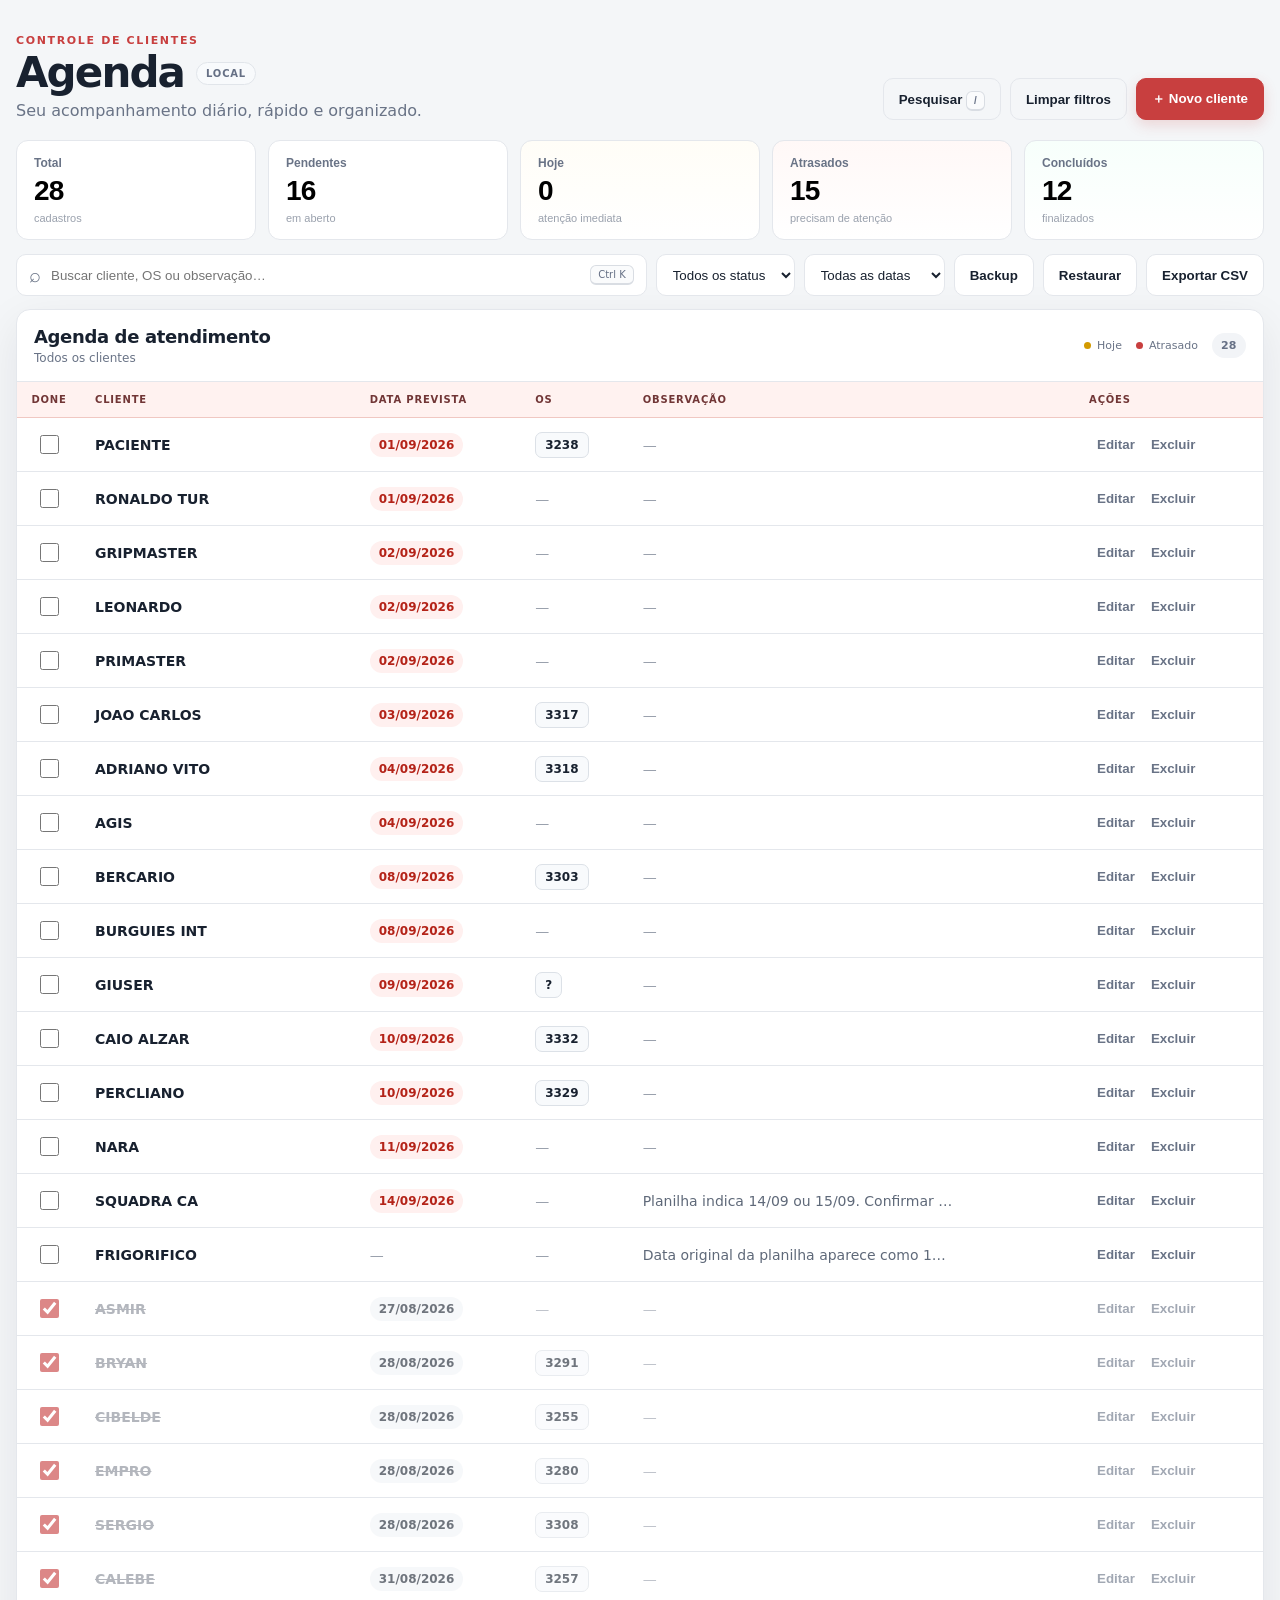
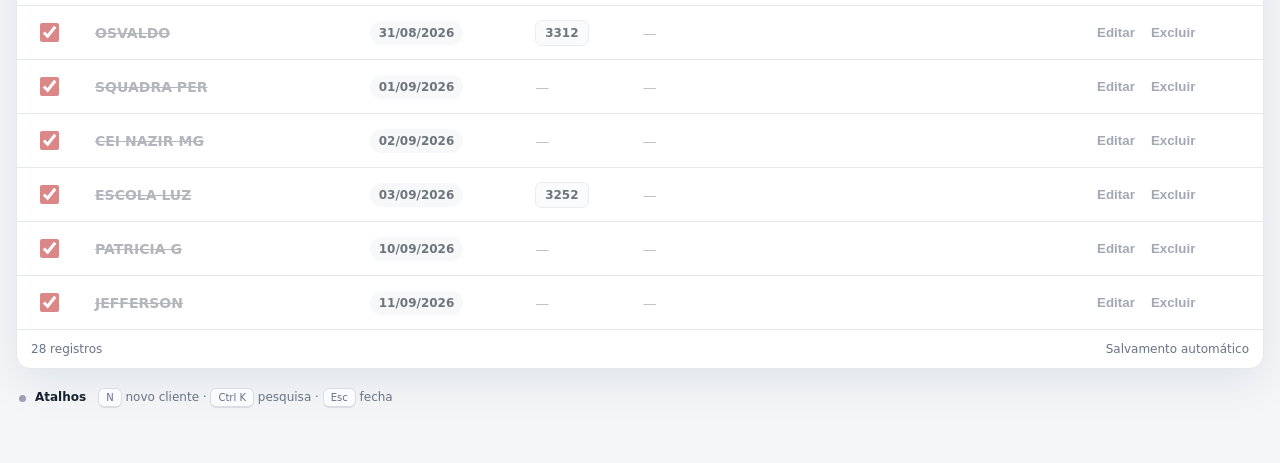
<file: index.html>
<!doctype html>
<html lang="pt-BR"><head><meta charset="utf-8"><meta name="viewport" content="width=device-width,initial-scale=1"><meta http-equiv="refresh" content="0; url=controle-de-clientes-final/index.html"><title>Agenda • Controle de Clientes</title></head><body><p>Abrindo a agenda…</p><script>location.replace('controle-de-clientes-final/index.html');</script></body></html>
</file>
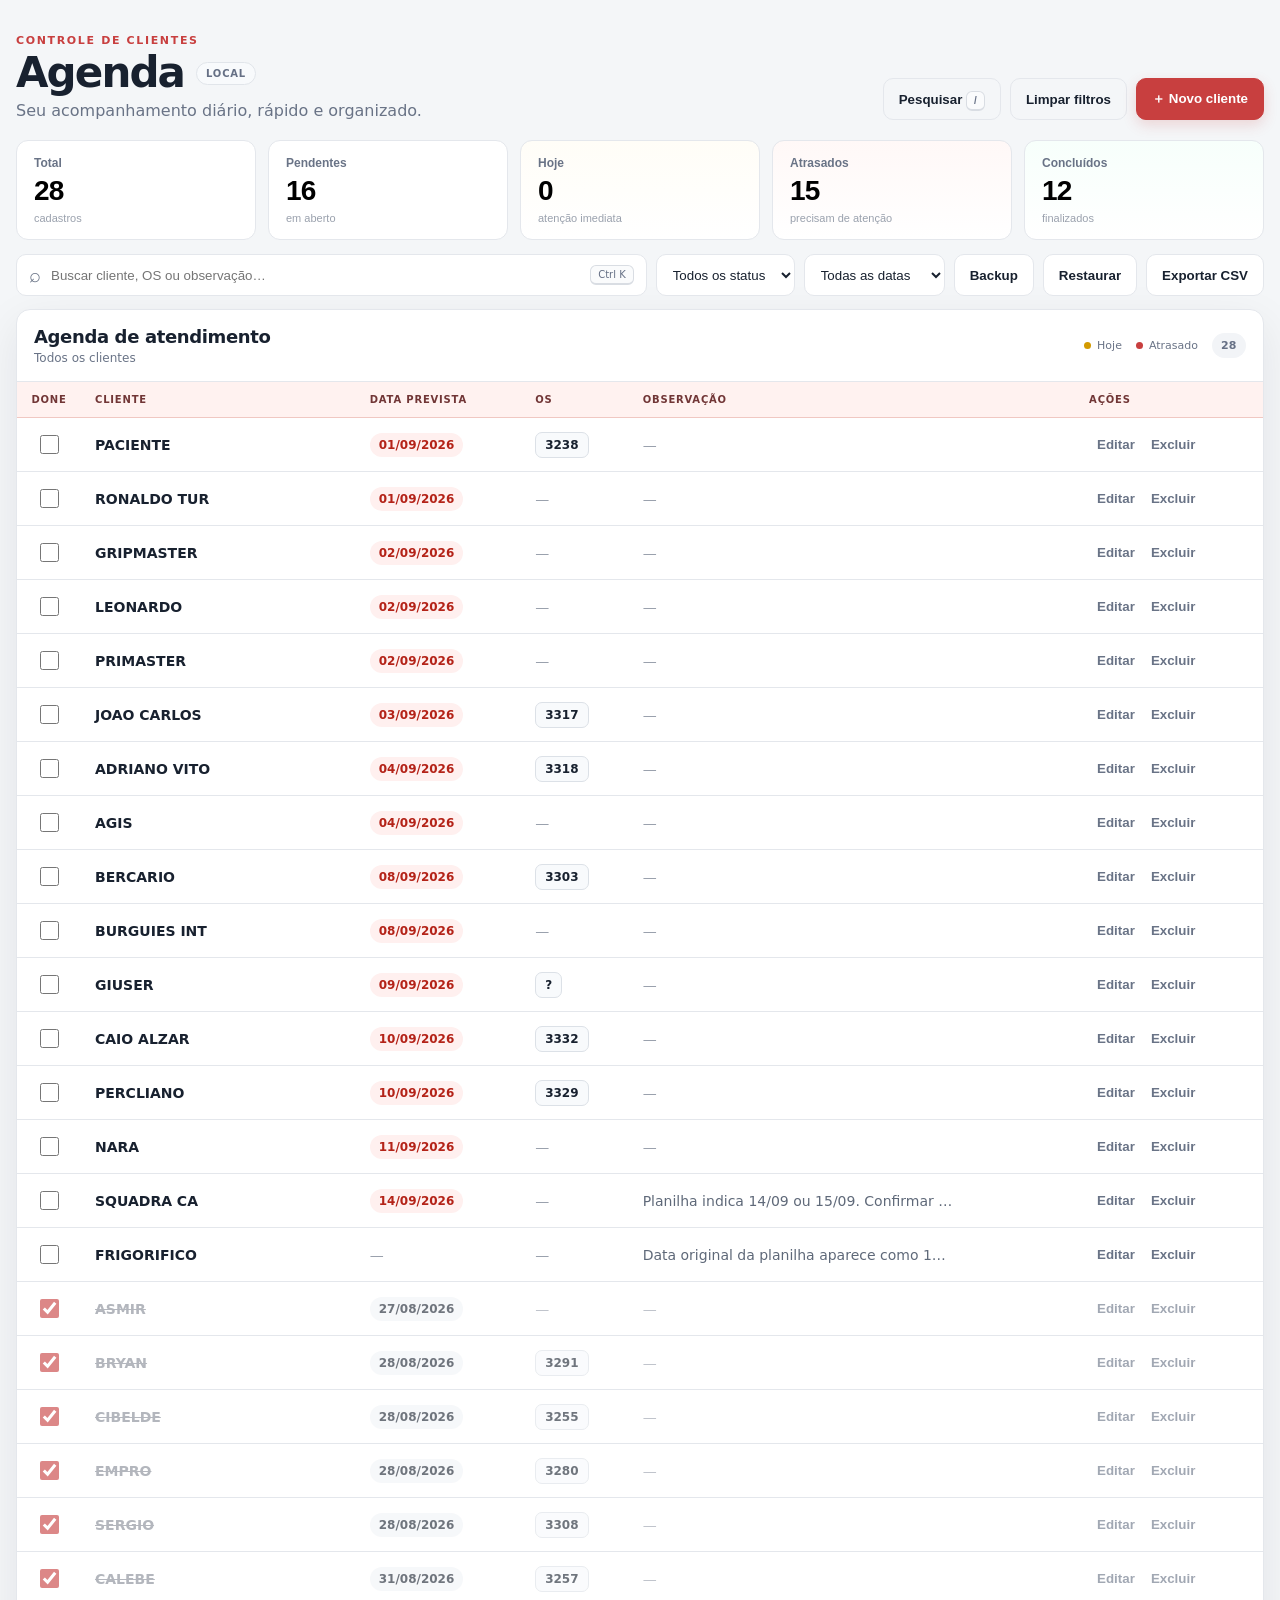
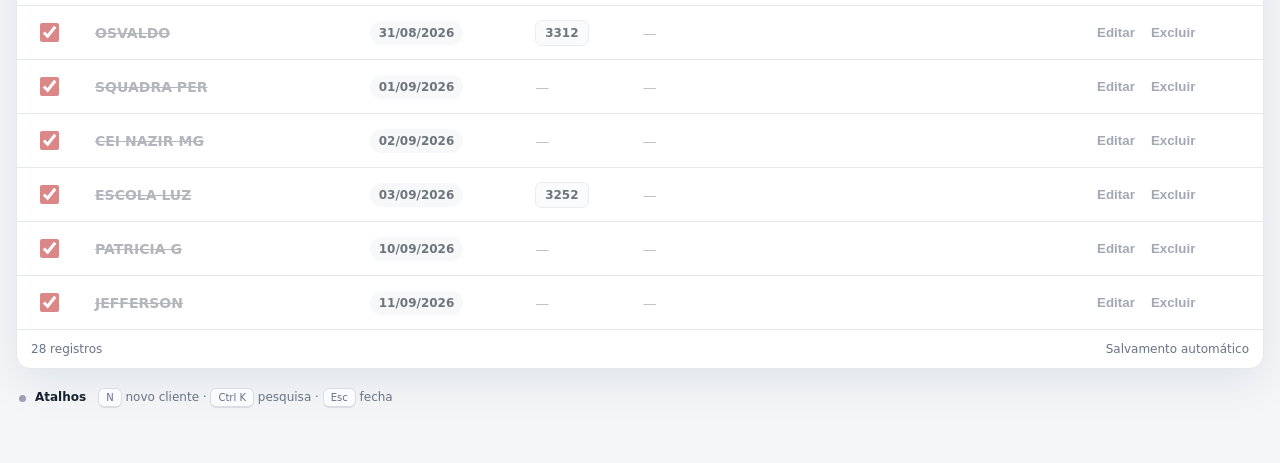
<file: controle-de-clientes-final/index.html>
<!doctype html>
<html lang="pt-BR">
<head>
  <meta charset="utf-8">
  <meta name="viewport" content="width=device-width, initial-scale=1">
  <meta name="description" content="Agenda profissional de clientes e ordens de serviço">
  <meta name="theme-color" content="#c83f3f">
  <title>Agenda | Controle de Clientes</title>
  <link rel="icon" href="assets/favicon.svg">
  <link rel="stylesheet" href="style.css">
</head>
<body>
<div class="app-shell">
  <header class="topbar">
    <div>
      <div class="eyebrow">CONTROLE DE CLIENTES</div>
      <div class="brand-row"><h1>Agenda</h1><span id="modeBadge" class="mode-badge local">LOCAL</span></div>
      <p class="subtitle">Seu acompanhamento diário, rápido e organizado.</p>
    </div>
    <div class="top-actions">
      <button class="btn ghost" id="focusSearchBtn" type="button">Pesquisar <kbd>/</kbd></button>
      <button class="btn ghost" id="clearFilters" type="button">Limpar filtros</button>
      <button class="btn primary" id="newBtn" type="button">＋ Novo cliente</button>
    </div>
  </header>

  <section class="hero-stats" aria-label="Resumo da agenda">
    <button class="stat" data-stat="all" type="button"><span>Total</span><strong id="sTotal">0</strong><small>cadastros</small></button>
    <button class="stat" data-stat="pending" type="button"><span>Pendentes</span><strong id="sPending">0</strong><small>em aberto</small></button>
    <button class="stat attention" data-stat="today" type="button"><span>Hoje</span><strong id="sToday">0</strong><small>atenção imediata</small></button>
    <button class="stat danger" data-stat="overdue" type="button"><span>Atrasados</span><strong id="sOverdue">0</strong><small>precisam de atenção</small></button>
    <button class="stat success" data-stat="done" type="button"><span>Concluídos</span><strong id="sDone">0</strong><small>finalizados</small></button>
  </section>

  <section class="toolbar" aria-label="Filtros e ferramentas">
    <label class="searchbox"><span>⌕</span><input id="search" type="search" autocomplete="off" placeholder="Buscar cliente, OS ou observação…"><kbd>Ctrl K</kbd></label>
    <select id="status" aria-label="Filtrar status"><option value="all">Todos os status</option><option value="pending">Pendentes</option><option value="done">Concluídos</option></select>
    <select id="period" aria-label="Filtrar período"><option value="all">Todas as datas</option><option value="today">Hoje</option><option value="week">Próximos 7 dias</option><option value="overdue">Atrasados</option><option value="nodate">Sem data</option></select>
    <button class="btn" id="backupBtn" type="button">Backup</button>
    <button class="btn" id="restoreBtn" type="button">Restaurar</button>
    <button class="btn" id="exportBtn" type="button">Exportar CSV</button>
    <input id="restoreInput" type="file" accept="application/json,.json" hidden>
  </section>

  <section class="agenda-card">
    <div class="card-head">
      <div><h2>Agenda de atendimento</h2><p id="context">Todos os clientes</p></div>
      <div class="legend"><span><i class="dot todaydot"></i>Hoje</span><span><i class="dot overduedot"></i>Atrasado</span><span class="result-pill" id="resultCount">0</span></div>
    </div>
    <div class="table-scroll">
      <table>
        <thead><tr><th class="donecol">DONE</th><th>CLIENTE</th><th>DATA PREVISTA</th><th>OS</th><th>OBSERVAÇÃO</th><th class="actions-col">AÇÕES</th></tr></thead>
        <tbody id="tbody"></tbody>
      </table>
    </div>
    <div id="empty" class="empty" hidden>
      <div class="empty-icon">⌕</div><h2>Nenhum cliente encontrado</h2><p>Não há registros para os filtros atuais.</p><button class="btn primary" id="emptyNew" type="button">＋ Novo cliente</button>
    </div>
    <footer><span id="count">0 registros</span><span>Salvamento automático</span></footer>
  </section>

  <div class="info-strip"><span class="info-dot"></span><div><strong>Atalhos</strong><span><kbd>N</kbd> novo cliente · <kbd>Ctrl K</kbd> pesquisa · <kbd>Esc</kbd> fecha</span></div></div>
</div>

<dialog id="dialog">
  <form id="form" class="modal">
    <div class="modal-head"><div><div class="eyebrow">CADASTRO</div><h2 id="modalTitle">Novo cliente</h2><p>Preencha somente o que você já tiver.</p></div><button type="button" class="icon-btn" id="closeBtn" aria-label="Fechar">×</button></div>
    <input id="editId" type="hidden">
    <label>Nome do cliente <b>*</b><input id="name" maxlength="160" required autocomplete="off" placeholder="Ex.: João Carlos"></label>
    <div class="grid2"><label>Data prevista<input id="date" type="date"></label><label>Ordem de Serviço (OS)<input id="os" maxlength="80" placeholder="Ex.: 3321"></label></div>
    <label>Observação<textarea id="notes" maxlength="500" rows="4" placeholder="Opcional"></textarea></label>
    <label class="checkline"><input id="done" type="checkbox"><span><strong>Concluído</strong><small>Marque quando o atendimento estiver finalizado.</small></span></label>
    <div class="actions"><button type="button" class="btn" id="cancelBtn">Cancelar</button><button class="btn primary" type="submit">Salvar cadastro</button></div>
  </form>
</dialog>
<div id="toast" class="toast" role="status" aria-live="polite"></div>
<script src="dados-iniciais.js"></script>
<script src="app.js"></script>
</body>
</html>
</file>
<file: controle-de-clientes-final/style.css>
:root{--bg:#f4f6f8;--surface:#fff;--ink:#18212f;--muted:#697386;--line:#e4e7ec;--accent:#c83f3f;--accent-dark:#aa3030;--soft:#fff2f0;--warning:#956c00;--warning-bg:#fff5d8;--danger:#b42318;--danger-bg:#fff0ef;--success:#087443;--success-bg:#ecfdf3;--shadow:0 14px 45px rgba(16,24,40,.08)}*{box-sizing:border-box}html{font-family:Inter,ui-sans-serif,system-ui,-apple-system,"Segoe UI",sans-serif;background:var(--bg);color:var(--ink);scroll-behavior:smooth}body{margin:0}.app-shell{width:min(1380px,calc(100% - 32px));margin:auto;padding:34px 0 50px}.topbar{display:flex;justify-content:space-between;align-items:flex-end;gap:24px;margin-bottom:20px}.brand-row{display:flex;align-items:center;gap:12px}.eyebrow{font-size:11px;letter-spacing:.15em;font-weight:850;color:var(--accent);margin-bottom:5px}.topbar h1{font-size:42px;line-height:1;margin:0;letter-spacing:-.045em}.subtitle{margin:7px 0 0;color:var(--muted);max-width:690px}.mode-badge{display:inline-flex;align-items:center;border-radius:999px;padding:5px 9px;font-size:10px;letter-spacing:.08em;font-weight:850;background:#f2f4f7;color:#667085;border:1px solid #e1e5ea}.mode-badge.server{background:var(--success-bg);color:var(--success);border-color:#bbefcf}.mode-badge.local{background:#f8fafc}.top-actions{display:flex;gap:9px;align-items:center}.btn{border:1px solid var(--line);background:#fff;color:var(--ink);border-radius:10px;padding:10px 15px;min-height:42px;font-weight:760;cursor:pointer;transition:transform .15s ease,border-color .15s ease,background .15s ease}.btn:hover{border-color:#c7ccd4;transform:translateY(-1px)}.btn.primary{color:#fff;background:var(--accent);border-color:var(--accent);box-shadow:0 5px 14px rgba(200,63,63,.18)}.btn.primary:hover{background:var(--accent-dark)}.btn.ghost{background:transparent}.stats,.hero-stats{display:grid;grid-template-columns:repeat(5,1fr);gap:12px;margin-bottom:14px}.stat,.stat-card{appearance:none;width:100%;border:1px solid var(--line);background:var(--surface);border-radius:12px;text-align:left;padding:15px 17px;cursor:pointer;transition:.15s ease}.stat:hover,.stat.active{border-color:#e6b2ab;box-shadow:0 0 0 3px rgba(200,63,63,.07);transform:translateY(-1px)}.stat.attention{background:linear-gradient(180deg,#fffdf7,#fff)}.stat.danger{background:linear-gradient(180deg,#fff8f7,#fff)}.stat.success{background:linear-gradient(180deg,#f7fffb,#fff)}.stat span{display:block;color:var(--muted);font-size:12px;font-weight:680;margin-bottom:7px}.stat strong{display:block;font-size:28px;line-height:1;letter-spacing:-.03em}.stat small{display:block;color:#9aa1ad;margin-top:7px;font-size:11px}.toolbar{display:flex;gap:9px;align-items:center;flex-wrap:wrap;margin-bottom:13px}.searchbox,.search{height:42px;display:flex;align-items:center;gap:8px;background:#fff;border:1px solid var(--line);border-radius:10px;padding:0 12px;flex:1;min-width:270px}.searchbox span,.search span{font-size:20px;color:var(--muted)}.searchbox input,.search input{border:0;outline:0;width:100%;background:transparent}.searchbox:focus-within{border-color:#e0a09a;box-shadow:0 0 0 3px rgba(200,63,63,.07)}kbd{padding:3px 7px;border:1px solid #d9dde3;border-bottom-width:2px;border-radius:6px;background:#fafbfc;color:#667085;font-size:10px;font-family:inherit;white-space:nowrap}.toolbar select{height:42px;border:1px solid var(--line);border-radius:10px;background:#fff;padding:0 12px;color:var(--ink);outline:0}.agenda-card,.card{background:#fff;border:1px solid var(--line);border-radius:14px;overflow:hidden;box-shadow:var(--shadow)}.card-head,.table-header{display:flex;justify-content:space-between;align-items:center;gap:15px;padding:16px 17px;border-bottom:1px solid var(--line)}.card-head h2,.table-header h2{margin:0;font-size:18px;letter-spacing:-.02em}.card-head p,.table-header p{margin:4px 0 0;color:var(--muted);font-size:12px}.legend{display:flex;gap:14px;color:var(--muted);font-size:11px}.legend span{display:flex;align-items:center;gap:6px}.dot{width:7px;height:7px;border-radius:99px;display:inline-block}.todaydot{background:#d39a00}.overduedot{background:#c83f3f}.result-pill{min-width:34px;text-align:center;border-radius:99px;background:#f2f4f7;padding:6px 9px;font-size:11px;font-weight:800;color:#667085}.table-scroll,.tablewrap{overflow:auto}table{width:100%;border-collapse:collapse;min-width:930px}thead th{background:var(--soft);color:#713636;font-size:10px;letter-spacing:.08em;text-align:left;padding:12px 14px;border-bottom:1px solid #f0c8c2;white-space:nowrap}tbody td{padding:12px 14px;border-bottom:1px solid var(--line);font-size:14px;vertical-align:middle}tbody tr:last-child td{border-bottom:0}tbody tr:hover{background:#fcfcfd}.donecol,.done-col,.check-col{width:64px;text-align:center}.rowdone{width:19px;height:19px;accent-color:var(--accent);cursor:pointer}.client-cell{display:flex;align-items:center;gap:8px;min-width:180px}.client{font-weight:800}.strike{text-decoration:line-through;color:#858b95}.mini-tag{display:inline-flex;align-items:center;border-radius:999px;padding:3px 6px;font-size:9px;font-weight:900;letter-spacing:.05em}.today-tag{background:var(--warning-bg);color:var(--warning)}.datebadge,.osbadge{display:inline-flex;align-items:center;border-radius:999px;padding:5px 9px;font-size:12px;font-weight:750;background:#f2f4f7}.datebadge.today{background:var(--warning-bg);color:var(--warning)}.datebadge.overdue{background:var(--danger-bg);color:var(--danger)}.osbadge{border-radius:7px;background:#f8fafc;border:1px solid #dce1e7}.muted{color:#9aa1ad}.note{display:block;max-width:310px;overflow:hidden;text-overflow:ellipsis;white-space:nowrap;color:#5f6979}.doneRow{opacity:.62}.actionsCell,.actions-col{white-space:nowrap}.smallbtn{border:0;background:transparent;color:var(--muted);padding:7px 8px;border-radius:7px;font-weight:760;cursor:pointer}.smallbtn:hover{background:#f2f4f7;color:var(--ink)}.smallbtn.danger:hover{background:var(--danger-bg);color:var(--danger)}footer{display:flex;justify-content:space-between;padding:12px 14px;color:var(--muted);font-size:12px;border-top:1px solid var(--line)}.empty{text-align:center;padding:62px 20px}.empty-icon{width:52px;height:52px;border-radius:50%;background:#f2f4f7;display:grid;place-items:center;margin:0 auto 13px;font-size:24px;color:var(--muted)}.empty h2{margin:0 0 5px}.empty p{color:var(--muted);margin:0 0 18px}.info-strip,.tip{display:flex;align-items:flex-start;gap:9px;margin-top:12px;color:var(--muted);font-size:12px;padding:9px 3px}.info-dot{width:7px;height:7px;border-radius:99px;background:#98a2b3;margin-top:5px}.info-strip div{display:flex;gap:12px;flex-wrap:wrap}.info-strip strong{color:var(--ink)}dialog{border:0;padding:0;border-radius:16px;width:min(620px,calc(100% - 24px));box-shadow:0 30px 90px rgba(16,24,40,.24)}dialog::backdrop{background:rgba(16,24,40,.58);backdrop-filter:blur(2px)}.modal{padding:25px}.modal-head{display:flex;justify-content:space-between;align-items:flex-start;margin-bottom:21px}.modal h2{margin:0;font-size:25px;letter-spacing:-.03em}.modal-head p{margin:5px 0 0;color:var(--muted);font-size:12px}.icon-btn{border:0;background:transparent;font-size:29px;color:var(--muted);cursor:pointer;line-height:1}.modal label{display:flex;flex-direction:column;gap:7px;font-size:13px;font-weight:750;margin-bottom:15px}.modal label b{color:var(--accent)}.modal input,.modal textarea{border:1px solid #d0d5dd;border-radius:9px;padding:11px 12px;outline:0;background:#fff;font-weight:450;resize:vertical}.modal input:focus,.modal textarea:focus{border-color:var(--accent);box-shadow:0 0 0 3px rgba(200,63,63,.1)}.grid2,.grid-2{display:grid;grid-template-columns:1fr 1fr;gap:14px}.checkline{flex-direction:row!important;align-items:center;background:#f8fafc;border:1px solid var(--line);padding:12px;border-radius:10px}.checkline>input{width:19px;height:19px;accent-color:var(--accent)}.checkline span{display:flex;flex-direction:column;gap:2px}.checkline small{font-weight:450;color:var(--muted)}.actions{display:flex;justify-content:flex-end;gap:9px;margin-top:20px}.toast{position:fixed;right:20px;bottom:20px;background:#101828;color:#fff;border-radius:10px;padding:12px 16px;box-shadow:var(--shadow);opacity:0;transform:translateY(10px);pointer-events:none;transition:.2s;z-index:99}.toast.show{opacity:1;transform:none}.toast[data-tone=error]{background:#b42318}.toast[data-tone=warning]{background:#7a4f01}@media(max-width:950px){.stats,.hero-stats{grid-template-columns:repeat(3,1fr)}.topbar{align-items:stretch;flex-direction:column}.top-actions{justify-content:flex-start}}@media(max-width:650px){.app-shell{width:min(100% - 20px,1380px);padding-top:22px}.topbar h1{font-size:35px}.stats,.hero-stats{grid-template-columns:1fr 1fr}.toolbar .btn{flex:1}.searchbox,.search{min-width:100%}.grid2,.grid-2{grid-template-columns:1fr}.card-head{align-items:flex-start;flex-direction:column}.legend{display:none}.modal{padding:20px}}
</file>
